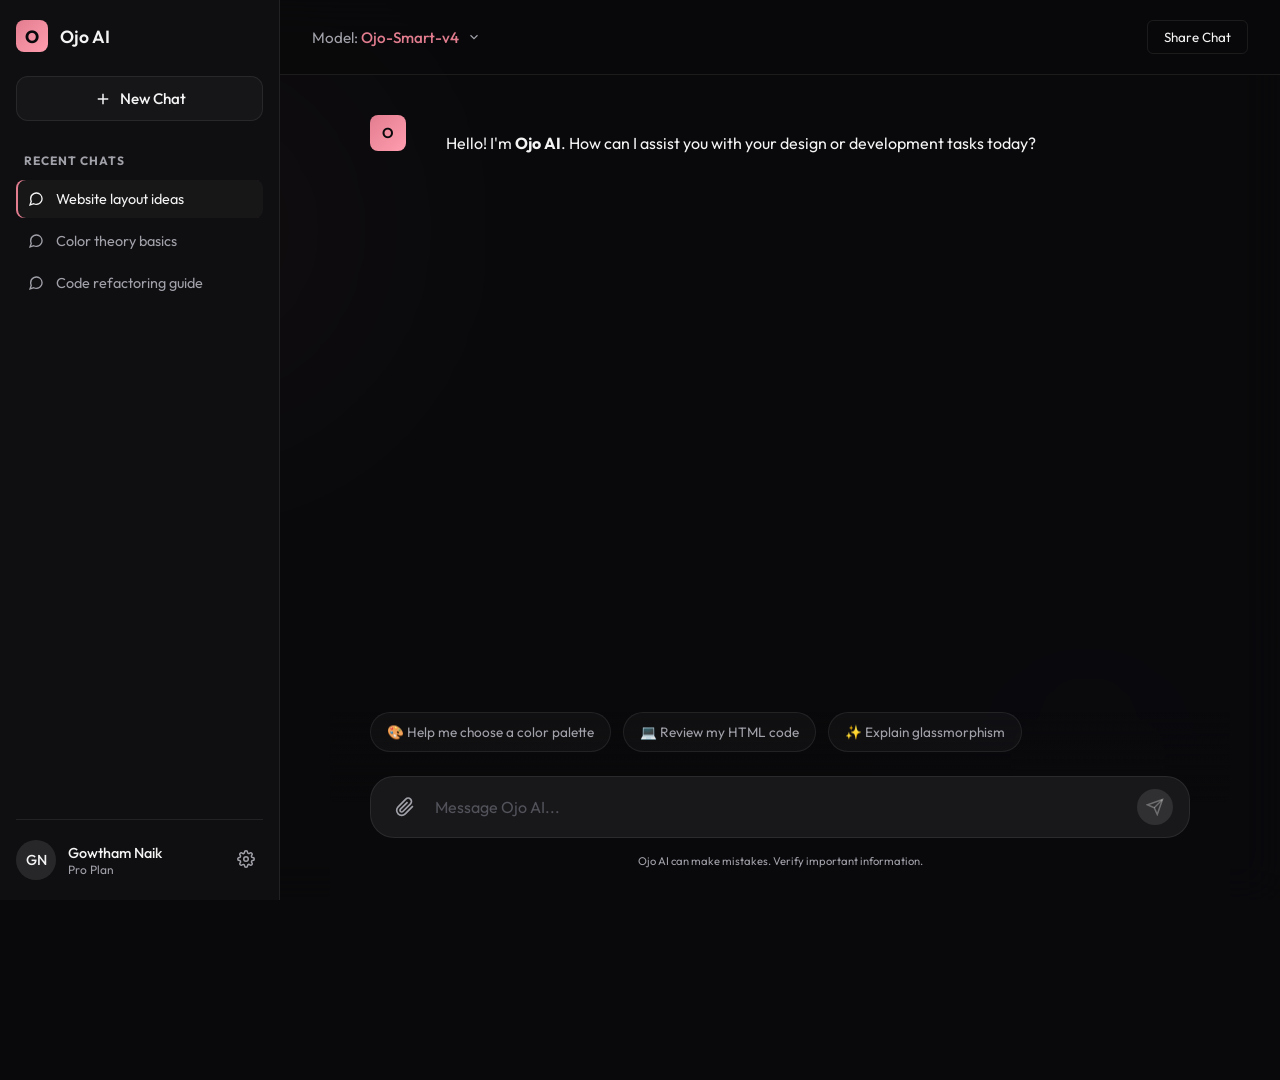
<file: ai-chat/index.html>
<!DOCTYPE html>
<html lang="en">
<head>
  <meta charset="UTF-8">
  <meta name="viewport" content="width=device-width, initial-scale=1.0">
  <title>Ojo AI — Intelligent Assistant</title>
  
  <!-- Google Fonts -->
  <link rel="preconnect" href="https://fonts.googleapis.com">
  <link rel="preconnect" href="https://fonts.gstatic.com" crossorigin>
  <link href="https://fonts.googleapis.com/css2?family=Outfit:wght@300;400;500;600;700&display=swap" rel="stylesheet">
  
  <link rel="stylesheet" href="style.css">
  
  <!-- GSAP for micro-animations -->
  <script src="https://cdnjs.cloudflare.com/ajax/libs/gsap/3.12.2/gsap.min.js"></script>
</head>
<body>

  <!-- Ambient background glow layers -->
  <div class="ambient-glow glow-1"></div>
  <div class="ambient-glow glow-2"></div>

  <div class="app-layout">
    
    <!-- ════ SIDEBAR ════ -->
    <aside class="sidebar">
      <div class="sidebar-header">
        <div class="logo">
          <div class="logo-icon">O</div>
          <span class="logo-text">Ojo AI</span>
        </div>
        <button class="new-chat-btn">
          <svg width="18" height="18" viewBox="0 0 24 24" fill="none" stroke="currentColor" stroke-width="2"><path d="M12 5v14m-7-7h14"/></svg>
          New Chat
        </button>
      </div>

      <div class="chat-history">
        <h3 class="history-title">Recent Chats</h3>
        <div class="history-list">
          <a href="#" class="history-item active">
            <svg width="16" height="16" viewBox="0 0 24 24" fill="none" stroke="currentColor" stroke-width="2"><path d="M21 11.5a8.38 8.38 0 0 1-.9 3.8 8.5 8.5 0 0 1-7.6 4.7 8.38 8.38 0 0 1-3.8-.9L3 21l1.9-5.7a8.38 8.38 0 0 1-.9-3.8 8.5 8.5 0 0 1 4.7-7.6 8.38 8.38 0 0 1 3.8-.9h.5a8.48 8.48 0 0 1 8 8v.5z"/></svg>
            <span>Website layout ideas</span>
          </a>
          <a href="#" class="history-item">
            <svg width="16" height="16" viewBox="0 0 24 24" fill="none" stroke="currentColor" stroke-width="2"><path d="M21 11.5a8.38 8.38 0 0 1-.9 3.8 8.5 8.5 0 0 1-7.6 4.7 8.38 8.38 0 0 1-3.8-.9L3 21l1.9-5.7a8.38 8.38 0 0 1-.9-3.8 8.5 8.5 0 0 1 4.7-7.6 8.38 8.38 0 0 1 3.8-.9h.5a8.48 8.48 0 0 1 8 8v.5z"/></svg>
            <span>Color theory basics</span>
          </a>
          <a href="#" class="history-item">
            <svg width="16" height="16" viewBox="0 0 24 24" fill="none" stroke="currentColor" stroke-width="2"><path d="M21 11.5a8.38 8.38 0 0 1-.9 3.8 8.5 8.5 0 0 1-7.6 4.7 8.38 8.38 0 0 1-3.8-.9L3 21l1.9-5.7a8.38 8.38 0 0 1-.9-3.8 8.5 8.5 0 0 1 4.7-7.6 8.38 8.38 0 0 1 3.8-.9h.5a8.48 8.48 0 0 1 8 8v.5z"/></svg>
            <span>Code refactoring guide</span>
          </a>
        </div>
      </div>

      <div class="user-profile">
        <div class="avatar">GN</div>
        <div class="user-info">
          <div class="user-name">Gowtham Naik</div>
          <div class="user-plan">Pro Plan</div>
        </div>
        <button class="settings-btn">
          <svg width="18" height="18" viewBox="0 0 24 24" fill="none" stroke="currentColor" stroke-width="2"><circle cx="12" cy="12" r="3"/><path d="M19.4 15a1.65 1.65 0 0 0 .33 1.82l.06.06a2 2 0 0 1 0 2.83 2 2 0 0 1-2.83 0l-.06-.06a1.65 1.65 0 0 0-1.82-.33 1.65 1.65 0 0 0-1 1.51V21a2 2 0 0 1-2 2 2 2 0 0 1-2-2v-.09A1.65 1.65 0 0 0 9 19.4a1.65 1.65 0 0 0-1.82.33l-.06.06a2 2 0 0 1-2.83 0 2 2 0 0 1 0-2.83l.06-.06a1.65 1.65 0 0 0 .33-1.82 1.65 1.65 0 0 0-1.51-1H3a2 2 0 0 1-2-2 2 2 0 0 1 2-2h.09A1.65 1.65 0 0 0 4.6 9a1.65 1.65 0 0 0-.33-1.82l-.06-.06a2 2 0 0 1 0-2.83 2 2 0 0 1 2.83 0l.06.06a1.65 1.65 0 0 0 1.82.33H9a1.65 1.65 0 0 0 1-1.51V3a2 2 0 0 1 2-2 2 2 0 0 1 2 2v.09a1.65 1.65 0 0 0 1 1.51 1.65 1.65 0 0 0 1.82-.33l.06-.06a2 2 0 0 1 2.83 0 2 2 0 0 1 0 2.83l-.06.06a1.65 1.65 0 0 0-.33 1.82V9a1.65 1.65 0 0 0 1.51 1H21a2 2 0 0 1 2 2 2 2 0 0 1-2 2h-.09a1.65 1.65 0 0 0-1.51 1z"/></svg>
        </button>
      </div>
    </aside>

    <!-- ════ MAIN CHAT VIEW ════ -->
    <main class="chat-container">
      
      <header class="chat-header">
        <div class="model-selector">
          <span>Model: <strong class="accent-text">Ojo-Smart-v4</strong></span>
          <svg width="14" height="14" viewBox="0 0 24 24" fill="none" stroke="currentColor" stroke-width="2"><path d="M6 9l6 6 6-6"/></svg>
        </div>
        <button class="share-btn">Share Chat</button>
      </header>

      <!-- Chat Feed -->
      <div class="chat-feed" id="chat-feed">
        <!-- AI Greeting -->
        <div class="message incoming">
          <div class="msg-avatar">O</div>
          <div class="msg-content">
            <p>Hello! I'm <strong>Ojo AI</strong>. How can I assist you with your design or development tasks today?</p>
          </div>
        </div>
      </div>

      <!-- Input Area -->
      <div class="input-wrapper">
        <div class="suggested-prompts">
          <button class="prompt-pill">🎨 Help me choose a color palette</button>
          <button class="prompt-pill">💻 Review my HTML code</button>
          <button class="prompt-pill">✨ Explain glassmorphism</button>
        </div>
        
        <form id="chat-form" class="input-box">
          <button type="button" class="attachment-btn" title="Attach file">
            <svg width="20" height="20" viewBox="0 0 24 24" fill="none" stroke="currentColor" stroke-width="2"><path d="M21.44 11.05l-9.19 9.19a6 6 0 0 1-8.49-8.49l9.19-9.19a4 4 0 0 1 5.66 5.66l-9.2 9.19a2 2 0 0 1-2.83-2.83l8.49-8.48"/></svg>
          </button>
          <textarea id="prompt-input" placeholder="Message Ojo AI..." rows="1"></textarea>
          <button type="submit" class="send-btn" disabled>
            <svg width="18" height="18" viewBox="0 0 24 24" fill="none" stroke="currentColor" stroke-width="2"><line x1="22" y1="2" x2="11" y2="13"/><polygon points="22 2 15 22 11 13 2 9 22 2"/></svg>
          </button>
        </form>
        <div class="input-footer">Ojo AI can make mistakes. Verify important information.</div>
      </div>

    </main>
  </div>

  <script src="script.js"></script>
</body>
</html>
</file>
<file: ai-chat/style.css>
:root {
  --bg-dark: #09090b;
  --bg-sidebar: #0f0f11;
  --bg-panel: rgba(255, 255, 255, 0.03);
  --bg-msg-user: rgba(255, 255, 255, 0.05);
  --bg-msg-ai: transparent;
  
  --accent: #e27d8f; /* Light Maroon */
  --accent-glow: rgba(226, 125, 143, 0.15);
  --accent-hover: #f08d9e;
  
  --text-main: #f4f4f5;
  --text-muted: #a1a1aa;
  
  --border: rgba(255, 255, 255, 0.08);
  --radius: 12px;
  --font: 'Outfit', sans-serif;
}

* {
  margin: 0;
  padding: 0;
  box-sizing: border-box;
}

body {
  font-family: var(--font);
  background-color: var(--bg-dark);
  color: var(--text-main);
  height: 100vh;
  overflow: hidden;
  display: flex;
}

/* Ambient Background */
.ambient-glow {
  position: absolute;
  width: 50vw;
  height: 50vw;
  border-radius: 50%;
  filter: blur(100px);
  z-index: 0;
  opacity: 0.4;
  pointer-events: none;
}
.glow-1 {
  top: -10%;
  left: -10%;
  background: radial-gradient(circle, var(--accent-glow) 0%, transparent 60%);
}
.glow-2 {
  bottom: -20%;
  right: -10%;
  background: radial-gradient(circle, rgba(100, 100, 255, 0.05) 0%, transparent 60%);
}

.app-layout {
  display: flex;
  width: 100%;
  height: 100%;
  z-index: 1;
  position: relative;
  backdrop-filter: blur(20px);
}

/* ════ SIDEBAR ════ */
.sidebar {
  width: 280px;
  background-color: var(--bg-sidebar);
  border-right: 1px solid var(--border);
  display: flex;
  flex-direction: column;
  padding: 20px 16px;
  flex-shrink: 0;
}

.sidebar-header {
  display: flex;
  flex-direction: column;
  gap: 24px;
  margin-bottom: 32px;
}

.logo {
  display: flex;
  align-items: center;
  gap: 12px;
  font-weight: 600;
  font-size: 1.1rem;
}

.logo-icon {
  width: 32px;
  height: 32px;
  background: linear-gradient(135deg, var(--accent), #ff9eb0);
  border-radius: 8px;
  display: flex;
  align-items: center;
  justify-content: center;
  color: var(--bg-dark);
  font-weight: 700;
}

.new-chat-btn {
  display: flex;
  align-items: center;
  justify-content: center;
  gap: 8px;
  width: 100%;
  padding: 12px;
  background: var(--bg-panel);
  border: 1px solid var(--border);
  border-radius: var(--radius);
  color: var(--text-main);
  font-family: var(--font);
  font-size: 0.95rem;
  font-weight: 500;
  cursor: pointer;
  transition: all 0.2s;
}

.new-chat-btn:hover {
  background: rgba(255, 255, 255, 0.08);
  border-color: rgba(255, 255, 255, 0.15);
}

.chat-history {
  flex: 1;
  overflow-y: auto;
}

.history-title {
  font-size: 0.75rem;
  color: var(--text-muted);
  text-transform: uppercase;
  letter-spacing: 1px;
  margin-bottom: 12px;
  padding-left: 8px;
}

.history-list {
  display: flex;
  flex-direction: column;
  gap: 4px;
}

.history-item {
  display: flex;
  align-items: center;
  gap: 12px;
  padding: 10px 12px;
  color: var(--text-muted);
  text-decoration: none;
  border-radius: 8px;
  transition: all 0.2s;
  font-size: 0.9rem;
}

.history-item:hover {
  background: var(--bg-panel);
  color: var(--text-main);
}

.history-item.active {
  background: var(--bg-panel);
  color: var(--text-main);
  box-shadow: inset 2px 0 0 var(--accent);
}

.user-profile {
  display: flex;
  align-items: center;
  gap: 12px;
  padding-top: 20px;
  border-top: 1px solid var(--border);
  margin-top: auto;
}

.avatar {
  width: 40px;
  height: 40px;
  border-radius: 50%;
  background: rgba(255,255,255,0.1);
  display: flex;
  align-items: center;
  justify-content: center;
  font-size: 0.9rem;
  font-weight: 500;
}

.user-info {
  flex: 1;
}

.user-name {
  font-size: 0.9rem;
  font-weight: 500;
}

.user-plan {
  font-size: 0.75rem;
  color: var(--text-muted);
}

.settings-btn {
  background: none;
  border: none;
  color: var(--text-muted);
  cursor: pointer;
  padding: 8px;
  border-radius: 8px;
  transition: all 0.2s;
}

.settings-btn:hover {
  color: var(--text-main);
  background: var(--bg-panel);
}

/* ════ MAIN CHAT VIEW ════ */
.chat-container {
  flex: 1;
  display: flex;
  flex-direction: column;
  height: 100%;
}

.chat-header {
  padding: 20px 32px;
  display: flex;
  justify-content: space-between;
  align-items: center;
  border-bottom: 1px solid var(--border);
  background: rgba(9, 9, 11, 0.7);
  backdrop-filter: blur(10px);
}

.model-selector {
  display: flex;
  align-items: center;
  gap: 8px;
  font-size: 0.95rem;
  color: var(--text-muted);
  cursor: pointer;
}

.accent-text {
  color: var(--accent);
  font-weight: 500;
}

.share-btn {
  background: none;
  border: 1px solid var(--border);
  padding: 8px 16px;
  border-radius: 6px;
  color: var(--text-main);
  font-family: var(--font);
  cursor: pointer;
  transition: 0.2s;
}

.share-btn:hover {
  background: var(--bg-panel);
}

/* Chat Feed */
.chat-feed {
  flex: 1;
  overflow-y: auto;
  padding: 40px;
  display: flex;
  flex-direction: column;
  gap: 32px;
  max-width: 900px;
  margin: 0 auto;
  width: 100%;
}

/* Scrollbar styling */
.chat-feed::-webkit-scrollbar {
  width: 6px;
}
.chat-feed::-webkit-scrollbar-thumb {
  background: rgba(255,255,255,0.1);
  border-radius: 10px;
}

.message {
  display: flex;
  gap: 20px;
  animation: fadeIn 0.4s ease-out forwards;
}

@keyframes fadeIn {
  from { opacity: 0; transform: translateY(10px); }
  to { opacity: 1; transform: translateY(0); }
}

.message.user {
  flex-direction: row-reverse;
}

.message.user .msg-content {
  background: var(--bg-msg-user);
  border: 1px solid var(--border);
  border-top-right-radius: 4px;
}

.msg-avatar {
  width: 36px;
  height: 36px;
  border-radius: 8px;
  display: flex;
  align-items: center;
  justify-content: center;
  flex-shrink: 0;
  font-weight: 600;
  font-size: 0.9rem;
}

.incoming .msg-avatar {
  background: linear-gradient(135deg, var(--accent), #ff9eb0);
  color: var(--bg-dark);
}

.user .msg-avatar {
  background: rgba(255,255,255,0.1);
}

.msg-content {
  padding: 16px 20px;
  border-radius: var(--radius);
  font-size: 1rem;
  line-height: 1.6;
  max-width: 80%;
  color: var(--text-main);
}

.incoming .msg-content {
  background: var(--bg-msg-ai);
}

/* Input Wrapper */
.input-wrapper {
  padding: 0 40px 32px;
  max-width: 900px;
  margin: 0 auto;
  width: 100%;
  background: linear-gradient(to top, var(--bg-dark) 50%, transparent);
}

.suggested-prompts {
  display: flex;
  gap: 12px;
  margin-bottom: 16px;
  overflow-x: auto;
  padding-bottom: 8px;
}

.suggested-prompts::-webkit-scrollbar {
  display: none;
}

.prompt-pill {
  white-space: nowrap;
  background: var(--bg-panel);
  border: 1px solid var(--border);
  color: var(--text-muted);
  padding: 10px 16px;
  border-radius: 20px;
  font-family: var(--font);
  font-size: 0.85rem;
  cursor: pointer;
  transition: all 0.2s;
}

.prompt-pill:hover {
  border-color: var(--accent);
  color: var(--text-main);
}

.input-box {
  background: #18181b;
  border: 1px solid var(--border);
  border-radius: 24px;
  padding: 12px 16px;
  display: flex;
  align-items: flex-end;
  gap: 12px;
  position: relative;
  transition: border-color 0.3s;
}

.input-box:focus-within {
  border-color: var(--accent);
  box-shadow: 0 0 0 2px var(--accent-glow);
}

.attachment-btn {
  background: none;
  border: none;
  color: var(--text-muted);
  cursor: pointer;
  padding: 8px;
  border-radius: 50%;
  transition: 0.2s;
  display: flex;
}

.attachment-btn:hover {
  color: var(--text-main);
  background: rgba(255,255,255,0.05);
}

textarea {
  flex: 1;
  background: none;
  border: none;
  color: var(--text-main);
  font-family: var(--font);
  font-size: 1rem;
  resize: none;
  padding: 8px 0;
  max-height: 150px;
  outline: none;
}

textarea::placeholder {
  color: #52525b;
}

.send-btn {
  width: 36px;
  height: 36px;
  border-radius: 50%;
  background: var(--accent);
  border: none;
  color: var(--bg-dark);
  display: flex;
  align-items: center;
  justify-content: center;
  cursor: pointer;
  transition: all 0.2s;
}

.send-btn:disabled {
  background: rgba(255, 255, 255, 0.1);
  color: rgba(255, 255, 255, 0.3);
  cursor: not-allowed;
}

.send-btn:not(:disabled):hover {
  background: var(--accent-hover);
  transform: scale(1.05);
}

.input-footer {
  text-align: center;
  font-size: 0.7rem;
  color: var(--text-muted);
  margin-top: 16px;
}
</file>
